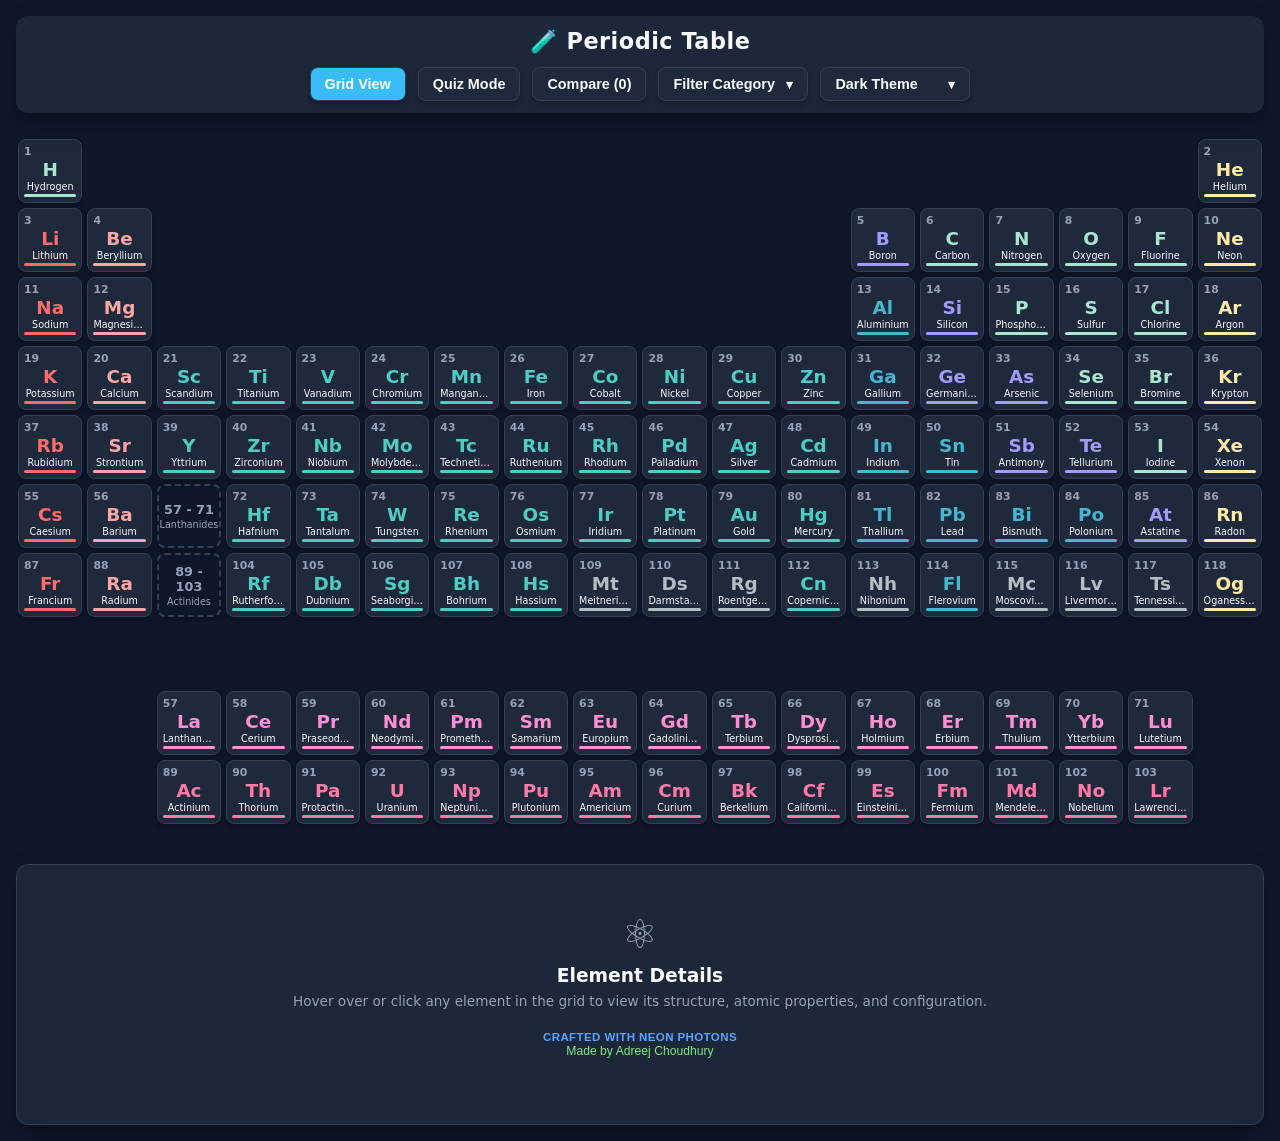
<file: index.html>
<!DOCTYPE html>
<html lang="en" data-theme="dark">
<head>
  <meta charset="UTF-8">
  <meta name="viewport" content="width=device-width, initial-scale=1.0, maximum-scale=5.0, viewport-fit=cover">
  <title>Interactive Periodic Table of Elements</title>
  <link rel="icon" type="image/png" href="logo.png">
  <link rel="stylesheet" href="style.css">
</head>
<body>

  <header>
    <h1>🧪 Periodic Table</h1>
    
    <div class="controls">
      <button id="btnTable" class="active" onclick="switchView('table')">Grid View</button>
      <button id="btnQuiz" onclick="switchView('quiz')">Quiz Mode</button>
      <button id="btnCompare" onclick="switchView('compare')">Compare (<span id="compareCount">0</span>)</button>

      <div class="custom-dropdown" id="categoryDropdown">
        <button class="dropdown-trigger" onclick="toggleDropdown('categoryDropdown')">
          <span id="currentCategoryLabel">Filter Category</span> <span class="arrow">▾</span>
        </button>
        <ul class="dropdown-menu">
          <li onclick="filterCategory('all', 'All Categories')">All Categories</li>
          <li onclick="filterCategory('alkali', 'Alkali Metals')">Alkali Metals</li>
          <li onclick="filterCategory('alkaline', 'Alkaline Earth Metals')">Alkaline Earth Metals</li>
          <li onclick="filterCategory('transition', 'Transition Metals')">Transition Metals</li>
          <li onclick="filterCategory('post-transition', 'Post-Transition Metals')">Post-Transition Metals</li>
          <li onclick="filterCategory('metalloid', 'Metalloids')">Metalloids</li>
          <li onclick="filterCategory('nonmetal', 'Reactive Nonmetals')">Reactive Nonmetals</li>
          <li onclick="filterCategory('noble', 'Noble Gases')">Noble Gases</li>
          <li onclick="filterCategory('lanthanide', 'Lanthanides')">Lanthanides</li>
          <li onclick="filterCategory('actinide', 'Actinides')">Actinides</li>
        </ul>
      </div>

      <div class="custom-dropdown" id="themeDropdown">
        <button class="dropdown-trigger" onclick="toggleDropdown('themeDropdown')">
          <span id="currentThemeLabel">Dark Theme</span> <span class="arrow">▾</span>
        </button>
        <ul class="dropdown-menu">
          <li onclick="selectTheme('dark', 'Dark Theme')">Dark Theme</li>
          <li onclick="selectTheme('light', 'Light Theme')">Light Theme</li>
          <li onclick="selectTheme('high-contrast', 'High-Contrast')">High-Contrast</li>
          <li onclick="selectTheme('vibrant', 'Vibrant Theme')">Vibrant Theme</li>
          <li onclick="selectTheme('glass', 'Glass-Morphed')">Glass-Morphed</li>
          <li onclick="selectTheme('clay', 'Clay-Morphed')">Clay-Morphed</li>
          <li onclick="selectTheme('neon', 'Neon Cyberpunk')">Neon Cyberpunk</li>
        </ul>
      </div>
    </div>
  </header>

  <div class="app-layout" id="tableView">
    <main class="table-container">
      <div class="periodic-table" id="periodicGrid">
        </div>
    </main>

    <aside class="info-sidebar" id="infoPanel">
      <div class="sidebar-placeholder" id="sidebarPlaceholder">
        <div class="placeholder-icon">⚛️</div>
        <h3>Element Details</h3>
        <p>Hover over or click any element in the grid to view its structure, atomic properties, and configuration.</p>
        <div id="credit-card">
            <span class="credit-photon">Crafted with neon photons</span>
            <span class="credit-author">Made by Adreej Choudhury</span>
        </div>
      </div>
      
      <div class="sidebar-content" id="sidebarContent" style="display: none;">
        <div class="info-header">
          <div class="info-badge" id="infoNum">#1</div>
          <div class="info-symbol-box" id="infoSymbolBox">
            <span class="info-symbol" id="infoSymbol">H</span>
          </div>
          <div>
            <h2 class="info-name" id="infoName">Hydrogen</h2>
            <div class="info-category" id="infoCategory">Nonmetal</div>
          </div>
        </div>

        <button id="btnAddToCompare" class="compare-toggle-btn" onclick="toggleCurrentElementCompare()">
          ➕ Add to Compare
        </button>

        <div class="atom-diagram-box">
          <h4>Bohr Atom Structure</h4>
          <div class="svg-wrapper" id="atomSvgContainer">
            </div>
        </div>

        <div class="info-details-grid">
          <div class="detail-item">
            <span class="detail-label">Atomic Number</span>
            <span class="detail-val" id="valNum">1</span>
          </div>
          <div class="detail-item">
            <span class="detail-label">Atomic Mass</span>
            <span class="detail-val" id="valMass">1.008 u</span>
          </div>
          <div class="detail-item">
            <span class="detail-label">Melting Point</span>
            <span class="detail-val" id="valMelting">13.99 K</span>
          </div>
          <div class="detail-item">
            <span class="detail-label">Boiling Point</span>
            <span class="detail-val" id="valBoiling">20.27 K</span>
          </div>
          <div class="detail-item full-width">
            <span class="detail-label">Shortened Config</span>
            <span class="detail-val" id="valConfig">1s¹</span>
          </div>
          <div class="detail-item full-width">
            <span class="detail-label">Expanded Config</span>
            <span class="detail-val" id="valFullConfig">1s¹</span>
          </div>
        </div>

        <div class="info-fact-box">
          💡 <strong>Fact:</strong> <span id="valFact">Most abundant chemical substance in the Universe.</span>
        </div>
        <div id="credit-card">
          <span class="credit-photon">Crafted with neon photons</span>
          <span class="credit-author">Made by Adreej Choudhury</span>
      </div>
      </div>
    </aside>
  </div>

  <section class="panel" id="quizPanel">
    <div class="quiz-header">
      <h2>Element Knowledge Quiz</h2>
      <div class="score-badge">Score: <span id="quizScore">0</span> / <span id="quizTotal">0</span></div>
    </div>
    <div class="quiz-question-box" id="quizQuestion">Loading Question...</div>
    <div class="quiz-options" id="quizOptions"></div>
  </section>

  <section class="panel" id="comparePanel">
    <div class="quiz-header">
      <h2>Element Comparison</h2>
      <button onclick="clearComparison()">Reset Selection</button>
    </div>
    <p id="compareInstruction" style="margin-bottom:15px; color:var(--text-muted);">
      Select elements from the sidebar using <strong>"➕ Add to Compare"</strong> to inspect multiple elements side-by-side.
    </p>
    <div class="compare-grid" id="compareGrid">
      <p style="text-align:center; grid-column: 1 / -1; color:var(--text-muted); padding: 40px 0;">No elements selected for comparison.</p>
    </div>
  </section>

  <script src="script.js"></script>
</body>
</html>
</file>
<file: style.css>
/* ==========================================================================
   1. CSS VARIABLES & THEMES
   ========================================================================== */
:root {
  --font-family: 'Segoe UI', system-ui, -apple-system, sans-serif;
  --transition-speed: 0.3s;
  --dropdown-blur: 12px;
  
  /* Element Category Colors */
  --cat-alkali: #ff6b6b;
  --cat-alkaline: #fca5a5;
  --cat-transition: #4ecdc4;
  --cat-post-transition: #45b7d1;
  --cat-metalloid: #a29bfe;
  --cat-nonmetal: #a8e6cf;
  --cat-noble: #ffeaa7;
  --cat-lanthanide: #ff8ed4;
  --cat-actinide: #fd79a8;
  --cat-unknown: #b2bec3;

 /* UI Theme Default (Dark) */
  --bg-color: #0f172a;
  --card-bg: #1e293b;
  --card-border: #334155;
  --text-main: #f8fafc;
  --text-muted: #94a3b8;
  --accent: #38bdf8;
  --panel-bg: rgba(30, 41, 59, 0.95);
  --dropdown-blur: 12px;
  --box-shadow: 0 10px 25px -5px rgba(0, 0, 0, 0.5);
  --card-shadow: 0 4px 6px -1px rgba(0, 0, 0, 0.3);
  --card-hover-bg: #334155;

  --credit-author: #7ee787;
  --credit-photon: #58a6ff;
}

/* --- Light Mode --- */
[data-theme="light"] {
  --bg-color: #f1f5f9;
  --card-bg: #ffffff;
  --card-border: #cbd5e1;
  --text-main: #0f172a;
  --text-muted: #64748b;
  --accent: #0284c7;
  --panel-bg: rgba(255, 255, 255, 0.95);
  --dropdown-blur: 8px;
  --box-shadow: 0 10px 25px -5px rgba(0, 0, 0, 0.1);
  --card-shadow: 0 2px 4px rgba(0,0,0,0.05);
  --card-hover-bg: #f8fafc;
  --credit-author: #a29bfe;
  --credit-photon: #58a6ff;
}

/* --- High-Contrast Mode --- */
[data-theme="high-contrast"] {
  --bg-color: #000000;
  --card-bg: #000000;
  --card-border: #ffffff;
  --text-main: #ffffff;
  --text-muted: #ffff00;
  --accent: #ffff00;
  --panel-bg: #000000;
  --dropdown-blur: 0px;
  --box-shadow: 0 0 0 2px #ffffff;
  --card-shadow: 0 0 0 1px #ffffff;
  --card-hover-bg: #222222;
  --cat-alkali: #ff0000;
  --cat-alkaline: #ff6600;
  --cat-transition: #00ffff;
  --cat-post-transition: #0099ff;
  --cat-metalloid: #cc00ff;
  --cat-nonmetal: #00ff00;
  --cat-noble: #ffff00;
  --cat-lanthanide: #ff00cc;
  --cat-actinide: #ff3399;
}

/* --- Vibrant Color Mode --- */
[data-theme="vibrant"] {
  --bg-color: #2b0938;
  --card-bg: #4a154b;
  --card-border: #801f80;
  --text-main: #ffffff;
  --text-muted: #ffb3ff;
  --accent: #ff2a85;
  --panel-bg: rgba(74, 21, 75, 0.95);
  --dropdown-blur: 8px;
  --box-shadow: 0 10px 30px rgba(255, 42, 133, 0.3);
  --card-shadow: 0 4px 12px rgba(0, 0, 0, 0.3);
  --card-hover-bg: #611b62;
  --credit-author: #ffeaa7;
  --credit-photon: #00ffff;
}

/* --- Glass-Morphed Theme --- */
[data-theme="glass"] {
  --bg-color: #0d1117;
  --card-bg: rgba(255, 255, 255, 0.07);
  --card-border: rgba(255, 255, 255, 0.18);
  --text-main: #ffffff;
  --text-muted: #cbd5e1;
  --accent: #38bdf8;
  --panel-bg: rgba(15, 23, 42, 0.75);
  --dropdown-blur: 0px;
  --box-shadow: 0 8px 32px 0 rgba(0, 0, 0, 0.37);
  --card-shadow: 0 8px 32px 0 rgba(31, 38, 135, 0.2);
  --card-hover-bg: rgba(255, 255, 255, 0.18);
  --credit-author: #ffeaa7;
  --credit-photon: #00ffff;
}

/* --- Clay-Morphed Theme --- */
[data-theme="clay"] {
  --bg-color: #e0e5ec;
  --card-bg: #e0e5ec;
  --card-border: transparent;
  --text-main: #2d3748;
  --text-muted: #718096;
  --accent: #4c51bf;
  --panel-bg: #e0e5ec;
  --dropdown-blur: 6px;
  --box-shadow: 9px 9px 16px rgb(163,177,198,0.6), -9px -9px 16px rgba(255,255,255, 0.8);
  --card-shadow: 6px 6px 12px #b8b9be, -6px -6px 12px #ffffff;
  --card-hover-bg: #e5eaf2;
  --cat-transition: #0077ff;
  --cat-post-transition: #0004ff5b;
  --cat-nonmetal: #a8cde6;
  --credit-author: #fd79a8;
  --credit-photon: #0077ff;
}

/* --- Neon Theme --- */
[data-theme="neon"] {
  --bg-color: #030712;
  --card-bg: #0b0f19;
  --card-border: #00f3ff;
  --text-main: #00f3ff;
  --text-muted: #ff00ff;
  --accent: #ff00ff;
  --panel-bg: rgba(11, 15, 25, 0.95);
  --dropdown-blur: 14px;
  --box-shadow: 0 0 20px rgba(0, 243, 255, 0.4);
  --card-shadow: 0 0 8px rgba(0, 243, 255, 0.3);
  --card-hover-bg: #151c2e;
  --credit-author: #ff00ff;
  --credit-photon: #ffeaa7;
}

/* ==========================================================================
   2. BASE & LAYOUT STYLES
   ========================================================================== */
* {
  box-sizing: border-box;
  margin: 0;
  padding: 0;
  transition: background-color var(--transition-speed), color var(--transition-speed), border-color var(--transition-speed), box-shadow var(--transition-speed);
}

body {
  font-family: var(--font-family);
  background-color: var(--bg-color);
  color: var(--text-main);
  min-height: 100vh;
  display: flex;
  flex-direction: column;
  padding: 16px;
  overflow-x: hidden;
}

header {
  position: relative;
  z-index: 1000;
  display: flex;
  justify-content: space-between;
  align-items: center;
  flex-wrap: wrap;
  gap: 12px;
  margin-bottom: 16px;
  padding: 12px 16px;
  background: var(--panel-bg);
  border-radius: 12px;
  box-shadow: var(--box-shadow);
  backdrop-filter: blur(12px);
}

h1 {
  font-size: 1.4rem;
  font-weight: 700;
  letter-spacing: 0.5px;
  display: flex;
  align-items: center;
  gap: 8px;
}

.controls {
  display: flex;
  gap: 12px;
  align-items: center;
  flex-wrap: wrap;
}

button {
  background: var(--card-bg);
  color: var(--text-main);
  border: 1px solid var(--card-border);
  padding: 8px 14px;
  border-radius: 8px;
  font-size: 0.9rem;
  font-weight: 600;
  cursor: pointer;
  box-shadow: var(--card-shadow);
  outline: none;
  touch-action: manipulation;
}

button:hover {
  border-color: var(--accent);
}

button.active {
  background: var(--accent);
  color: #fff;
}

/* EXACT UNCHANGED CUSTOM DROPDOWN LOOK */
.custom-dropdown {
  position: relative;
  display: inline-block;
}

.dropdown-trigger {
  display: flex;
  align-items: center;
  justify-content: space-between;
  gap: 8px;
  min-width: 150px;
}

.dropdown-trigger .arrow {
  font-size: 0.8rem;
  transition: transform 0.2s ease;
}

.custom-dropdown.open .dropdown-trigger .arrow {
  transform: rotate(180deg);
}

.dropdown-menu {
  position: absolute;
  top: 110%;
  right: 0;
  background: var(--panel-bg);
  border: 1px solid var(--card-border);
  border-radius: 8px;
  box-shadow: var(--box-shadow);
  list-style: none;
  padding: 6px 0;
  min-width: 180px;
  max-height: 280px;
  overflow-y: auto;
  z-index: 1000;
  display: none;

  backdrop-filter: blur(var(--dropdown-blur));
  -webkit-backdrop-filter: blur(var(--dropdown-blur));
  transition: backdrop-filter var(--transition-speed), background-color var(--transition-speed);
}

.custom-dropdown.open .dropdown-menu {
  display: block;
}

.dropdown-menu li {
  padding: 8px 14px;
  font-size: 0.85rem;
  font-weight: 600;
  color: var(--text-main);
  cursor: pointer;
  transition: background 0.15s ease, color 0.15s ease;
}

.dropdown-menu li:hover {
  background: var(--card-hover-bg);
  color: var(--accent);
}

/* App Main Layout Flex Container */
.app-layout {
  display: flex;
  gap: 20px;
  width: 100%;
  max-width: 1600px;
  margin: 0 auto;
  align-items: flex-start;
}

/* ==========================================================================
   3. PERIODIC TABLE GRID LAYOUT
   ========================================================================== */
.table-container {
  flex: 1;
  width: 100%;
  overflow-x: auto;
  padding: 10px 2px;
  -webkit-overflow-scrolling: touch;
}

.periodic-table {
  display: grid;
  grid-template-columns: repeat(18, minmax(54px, 1fr));
  grid-template-rows: repeat(10, minmax(64px, auto));
  gap: 5px;
  min-width: 980px;
}

.grid-gap-row {
  grid-row: 8;
  grid-column: 1 / -1;
  height: 35px;
}

/* ==========================================================================
   4. ELEMENT CARD STYLES
   ========================================================================== */
.element-card {
  background: var(--card-bg);
  border: 1px solid var(--card-border);
  border-radius: 8px;
  padding: 5px;
  display: flex;
  flex-direction: column;
  justify-content: space-between;
  position: relative;
  cursor: pointer;
  user-select: none;
  box-shadow: var(--card-shadow);
  transform: scale(1);
  transition: transform 0.2s cubic-bezier(0.34, 1.56, 0.64, 1), background-color 0.2s ease, border-color 0.2s ease, opacity 0.3s ease, filter 0.3s ease;
  z-index: 1;
  touch-action: manipulation;
}

.element-card:hover {
  transform: scale(1.1);
  z-index: 10;
  background-color: var(--card-hover-bg);
  border-color: var(--accent-color, var(--accent));
  box-shadow: 0 8px 16px rgba(0,0,0,0.3);
}

.element-card:active,
.element-card.holding {
  transform: scale(0.92) !important;
  transition: transform 0.1s ease !important;
}

.element-card.selected-compare {
  outline: 2px solid var(--accent);
  box-shadow: 0 0 12px var(--accent);
}

.element-card.dimmed {
  opacity: 0.18;
  filter: grayscale(80%);
  pointer-events: none;
}

.element-card.placeholder-card {
  background: transparent;
  border: 2px dashed var(--card-border);
  justify-content: center;
  align-items: center;
  text-align: center;
  cursor: default;
}

.element-card.placeholder-card:hover {
  transform: none;
  box-shadow: none;
  background: transparent;
}

.placeholder-range {
  font-weight: 800;
  font-size: 0.8rem;
  color: var(--text-muted);
}

.placeholder-label {
  font-size: 0.6rem;
  color: var(--text-muted);
  margin-top: 2px;
}

.card-top {
  display: flex;
  justify-content: space-between;
  font-size: 0.68rem;
  color: var(--text-muted);
  font-weight: bold;
}

.symbol {
  font-size: 1.15rem;
  font-weight: 800;
  text-align: center;
  margin: 1px 0;
  color: var(--accent-color, var(--text-main));
}

.name {
  font-size: 0.6rem;
  text-align: center;
  white-space: nowrap;
  overflow: hidden;
  text-overflow: ellipsis;
  color: var(--text-main);
}

.category-indicator {
  height: 3px;
  width: 100%;
  border-radius: 2px;
  background-color: var(--accent-color, var(--text-muted));
  margin-top: 2px;
}

/* Category Colors */
.cat-alkali { --accent-color: var(--cat-alkali); }
.cat-alkaline { --accent-color: var(--cat-alkaline); }
.cat-transition { --accent-color: var(--cat-transition); }
.cat-post-transition { --accent-color: var(--cat-post-transition); }
.cat-metalloid { --accent-color: var(--cat-metalloid); }
.cat-nonmetal { --accent-color: var(--cat-nonmetal); }
.cat-noble { --accent-color: var(--cat-noble); }
.cat-lanthanide { --accent-color: var(--cat-lanthanide); }
.cat-actinide { --accent-color: var(--cat-actinide); }
.cat-unknown { --accent-color: var(--cat-unknown); }

/* ==========================================================================
   5. DEDICATED SIDEBAR PANEL
   ========================================================================== */
.info-sidebar {
  width: 320px;
  min-width: 320px;
  background: var(--panel-bg);
  border: 1px solid var(--card-border);
  border-radius: 12px;
  padding: 16px;
  box-shadow: var(--box-shadow);
  position: sticky;
  top: 16px;
  align-self: flex-start;
  backdrop-filter: blur(12px);
}

.sidebar-placeholder {
  text-align: center;
  padding: 30px 10px;
  color: var(--text-muted);
}

.placeholder-icon {
  font-size: 2.5rem;
  margin-bottom: 8px;
}

.sidebar-placeholder h3 {
  color: var(--text-main);
  margin-bottom: 6px;
}

.sidebar-placeholder p {
  font-size: 0.85rem;
  line-height: 1.4;
}

.info-header {
  display: flex;
  align-items: center;
  gap: 12px;
  margin-bottom: 12px;
  padding-bottom: 12px;
  border-bottom: 1px solid var(--card-border);
  position: relative;
}

.info-badge {
  position: absolute;
  top: 0;
  right: 0;
  font-size: 0.8rem;
  font-weight: bold;
  color: var(--text-muted);
}

.info-symbol-box {
  width: 54px;
  height: 54px;
  background: var(--card-bg);
  border: 2px solid var(--accent-color, var(--accent));
  border-radius: 10px;
  display: flex;
  align-items: center;
  justify-content: center;
}

.info-symbol {
  font-size: 1.6rem;
  font-weight: 800;
  color: var(--accent-color, var(--accent));
}

.info-name {
  font-size: 1.15rem;
  font-weight: 700;
}

.info-category {
  font-size: 0.78rem;
  text-transform: capitalize;
  color: var(--accent-color, var(--accent));
  font-weight: 600;
}

.compare-toggle-btn {
  width: 100%;
  margin-bottom: 12px;
  padding: 10px;
  font-size: 0.88rem;
  font-weight: 700;
  background: var(--accent);
  color: #fff;
  border: none;
  border-radius: 8px;
  cursor: pointer;
  transition: all 0.2s ease;
}

.compare-toggle-btn.in-compare {
  background: #ef4444;
}

.atom-diagram-box {
  background: var(--card-bg);
  border: 1px solid var(--card-border);
  border-radius: 8px;
  padding: 8px;
  margin-bottom: 12px;
  text-align: center;
}

.atom-diagram-box h4 {
  font-size: 0.72rem;
  text-transform: uppercase;
  letter-spacing: 0.5px;
  color: var(--text-muted);
  margin-bottom: 4px;
}

.svg-wrapper {
  width: 100%;
  display: flex;
  align-items: center;
  justify-content: center;
}

.info-details-grid {
  display: grid;
  grid-template-columns: 1fr 1fr;
  gap: 8px;
  margin-bottom: 12px;
}

.detail-item {
  background: var(--card-bg);
  padding: 8px;
  border-radius: 6px;
  border: 1px solid var(--card-border);
  display: flex;
  flex-direction: column;
}

.detail-item.full-width {
  grid-column: span 2;
}

.detail-label {
  font-size: 0.65rem;
  color: var(--text-muted);
  margin-bottom: 2px;
}

.detail-val {
  font-size: 0.82rem;
  font-weight: 700;
  word-break: break-word;
}

.info-fact-box {
  font-size: 0.8rem;
  line-height: 1.4;
  color: var(--text-main);
  background: var(--card-bg);
  padding: 10px;
  border-radius: 8px;
  border-left: 3px solid var(--accent);
}

/* ==========================================================================
   6. QUIZ & MULTI-ELEMENT COMPARISON PANELS
   ========================================================================== */
.panel {
  display: none;
  background: var(--panel-bg);
  border: 1px solid var(--card-border);
  border-radius: 12px;
  padding: 16px;
  margin-top: 16px;
  box-shadow: var(--box-shadow);
  max-width: 1400px;
  margin-left: auto;
  margin-right: auto;
  width: 100%;
}

.panel.active-panel {
  display: block;
}

.quiz-header {
  display: flex;
  justify-content: space-between;
  align-items: center;
  margin-bottom: 12px;
  padding-bottom: 8px;
  border-bottom: 1px solid var(--card-border);
}

.quiz-question-box {
  font-size: 1.1rem;
  margin-bottom: 16px;
  text-align: center;
}

.quiz-options {
  display: grid;
  grid-template-columns: repeat(auto-fit, minmax(180px, 1fr));
  gap: 10px;
}

.quiz-btn {
  padding: 10px;
  font-size: 0.95rem;
  text-align: center;
  background: var(--card-bg);
  border: 1px solid var(--card-border);
  border-radius: 8px;
  cursor: pointer;
  transition: all 0.2s;
}

.quiz-btn:hover {
  background: var(--card-hover-bg);
  border-color: var(--accent);
}

.quiz-btn.correct {
  background: #10b981 !important;
  color: white !important;
  border-color: #059669 !important;
}

.quiz-btn.incorrect {
  background: #ef4444 !important;
  color: white !important;
  border-color: #dc2626 !important;
}

.score-badge {
  font-size: 1rem;
  font-weight: bold;
  color: var(--accent);
}

.compare-grid {
  display: grid;
  grid-template-columns: repeat(auto-fill, minmax(220px, 1fr));
  gap: 14px;
}

.compare-card {
  background: var(--card-bg);
  border: 1px solid var(--card-border);
  border-radius: 10px;
  padding: 12px;
  position: relative;
}

.compare-card h3 {
  font-size: 1.1rem;
  color: var(--accent-color, var(--accent));
  margin-bottom: 8px;
  display: flex;
  justify-content: space-between;
  padding-right: 20px;
}

.remove-compare-btn {
  position: absolute;
  top: 8px;
  right: 8px;
  background: transparent;
  border: none;
  color: var(--text-muted);
  font-size: 1rem;
  cursor: pointer;
  padding: 2px 6px;
  border-radius: 4px;
}

.remove-compare-btn:hover {
  color: #ef4444;
}

.compare-row {
  display: flex;
  justify-content: space-between;
  padding: 5px 0;
  border-bottom: 1px solid var(--card-border);
  font-size: 0.82rem;
}

.compare-row:last-child {
  border-bottom: none;
}

.compare-fact {
  margin-top: 8px;
  font-style: italic;
  color: var(--text-muted);
  font-size: 0.78rem;
  line-height: 1.35;
}

/* ==========================================================================
   7. CUSTOM WEBKIT SCROLLBAR STYLING
   ========================================================================== */
/* Scrollbar dimensions */
::-webkit-scrollbar {
  width: 8px;
  height: 8px;
}

/* Scrollbar track background */
::-webkit-scrollbar-track {
  background: rgba(0, 0, 0, 0.15);
  border-radius: 6px;
}

/* Scrollbar draggable thumb */
::-webkit-scrollbar-thumb {
  background: var(--card-border);
  border-radius: 6px;
  border: 2px solid transparent;
  background-clip: content-box;
}

/* Scrollbar thumb hover state */
::-webkit-scrollbar-thumb:hover {
  background: var(--accent);
  background-clip: border-box;
}

/* Firefox standard fallback */
* {
  scrollbar-width: thin;
  scrollbar-color: var(--card-border) transparent;
}

#credit-card {
    position: relative;
    background: transparent;
    padding: 20px 0px;
    display: flex;
    flex-direction: column;
    gap: 1px;
    font-family: -apple-system, BlinkMacSystemFont, "Segoe UI", Roboto, sans-serif;
    pointer-events: none;
    align-self: center;
}
.credit-photon {
    font-size: 0.72rem;
    color: var(--credit-photon);
    letter-spacing: 0.4px;
    text-transform: uppercase;
    font-weight: 600;
    align-self: center;
}
.credit-author {
    font-size: 0.76rem;
    color: var(--credit-author);
    font-weight: 500;
    align-self: center;
}

/* ==========================================================================
   8. MOBILE & TABLET MEDIA QUERIES
   ========================================================================== */

/* --- Tablet / Medium Mobile (Max Width: 900px) --- */
@media (max-width: 1440px) {
  header {
    flex-direction: column;
    align-items: stretch;
  }

  header h1 {
    justify-content: center;
  }

  .controls {
    justify-content: center;
    width: 100%;
  }

  .app-layout {
    flex-direction: column;
  }

  .info-sidebar {
    width: 100%;
    min-width: 100%;
    position: static;
    margin-top: 10px;
  }
}

/* --- Mobile Phone Devices (Max Width: 600px) --- */
@media (max-width: 600px) {
  body {
    padding: 8px;
  }

  header {
    padding: 10px;
    margin-bottom: 10px;
  }

  .periodic-table {
    grid-template-columns: repeat(18, minmax(48px, 1fr));
    grid-template-rows: repeat(10, minmax(58px, auto));
    gap: 4px;
    min-width: 880px;
  }

  .symbol {
    font-size: 1rem;
  }

  .name {
    font-size: 0.55rem;
  }

  .card-top {
    font-size: 0.6rem;
  }

  .info-details-grid {
    grid-template-columns: 1fr;
  }

  .detail-item.full-width {
    grid-column: span 1;
  }

  .compare-grid {
    grid-template-columns: 1fr;
  }
}
</file>
